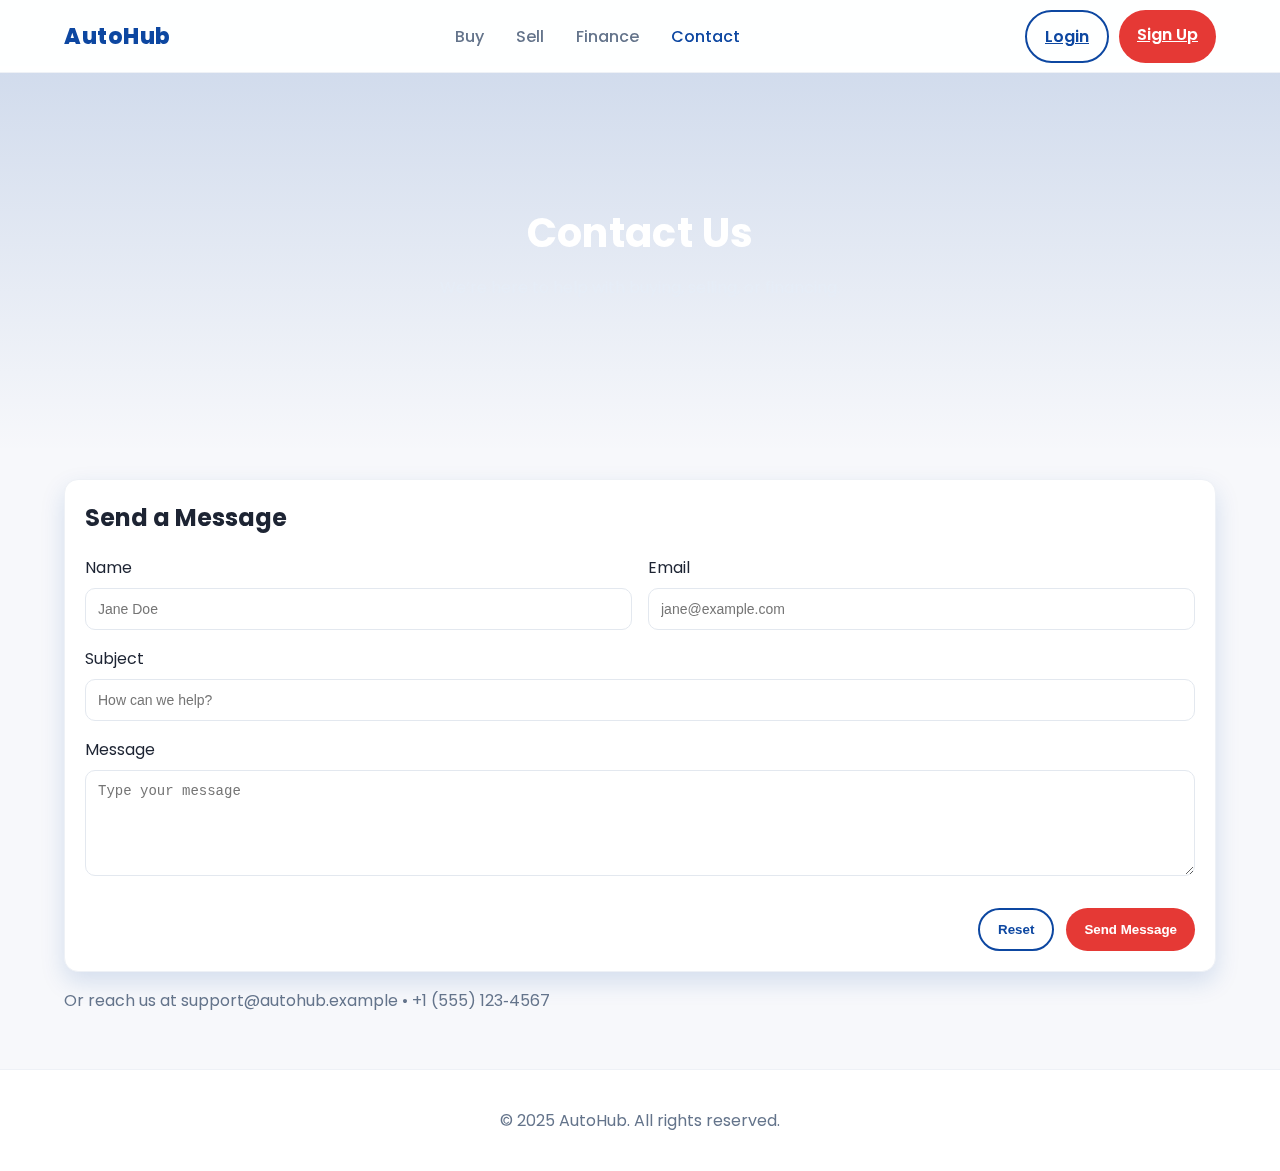
<file: contact.html>
<!DOCTYPE html>
<html lang="en">
  <head>
    <meta charset="UTF-8" />
    <meta name="viewport" content="width=device-width, initial-scale=1.0" />
    <title>Contact — AutoHub</title>
    <link rel="preconnect" href="https://fonts.googleapis.com"><link rel="preconnect" href="https://fonts.gstatic.com" crossorigin>
    <link href="https://fonts.googleapis.com/css2?family=Poppins:wght@300;400;500;600;700&display=swap" rel="stylesheet">
    <link rel="stylesheet" href="styles.css" />
    <script defer src="nav.js"></script>
  </head>
  <body>
    <header class="site-header">
      <div class="container nav">
        <button class="mobile-toggle" aria-label="Open menu" aria-expanded="false"><span class="bar"></span></button>
        <div class="logo">AutoHub</div>
        <nav class="nav-links">
          <a href="index.html">Buy</a>
          <a href="sell.html">Sell</a>
          <a href="finance.html">Finance</a>
          <a href="contact.html" class="active">Contact</a>
        </nav>
        <div class="actions">
          <a class="btn outline" href="login.html">Login</a>
          <a class="btn primary" href="signup.html">Sign Up</a>
        </div>
      </div>
    </header>

    <section class="hero page-hero">
      <div class="hero-bg"></div>
      <div class="container hero-content">
        <h1>Contact Us</h1>
        <p>We’re here to help with buying, selling, or financing.</p>
      </div>
    </section>

    <section class="page">
      <div class="container">
        <div class="form-card">
          <h2 style="margin-top:0">Send a Message</h2>
          <form class="form-grid">
            <div class="field"><label>Name</label><input type="text" placeholder="Jane Doe" /></div>
            <div class="field"><label>Email</label><input type="email" placeholder="jane@example.com" /></div>
            <div class="field" style="grid-column:1/-1"><label>Subject</label><input type="text" placeholder="How can we help?" /></div>
            <div class="field" style="grid-column:1/-1"><label>Message</label><textarea rows="5" placeholder="Type your message"></textarea></div>
            <div class="form-actions" style="grid-column:1/-1">
              <button class="btn outline" type="reset">Reset</button>
              <button class="btn primary" type="submit">Send Message</button>
            </div>
          </form>
        </div>
        <p style="margin-top:16px; color:#64748b">Or reach us at support@autohub.example • +1 (555) 123‑4567</p>
      </div>
    </section>

    <footer class="site-footer"><div class="container"><p>© 2025 AutoHub. All rights reserved.</p></div></footer>
  </body>
</html>
</file>
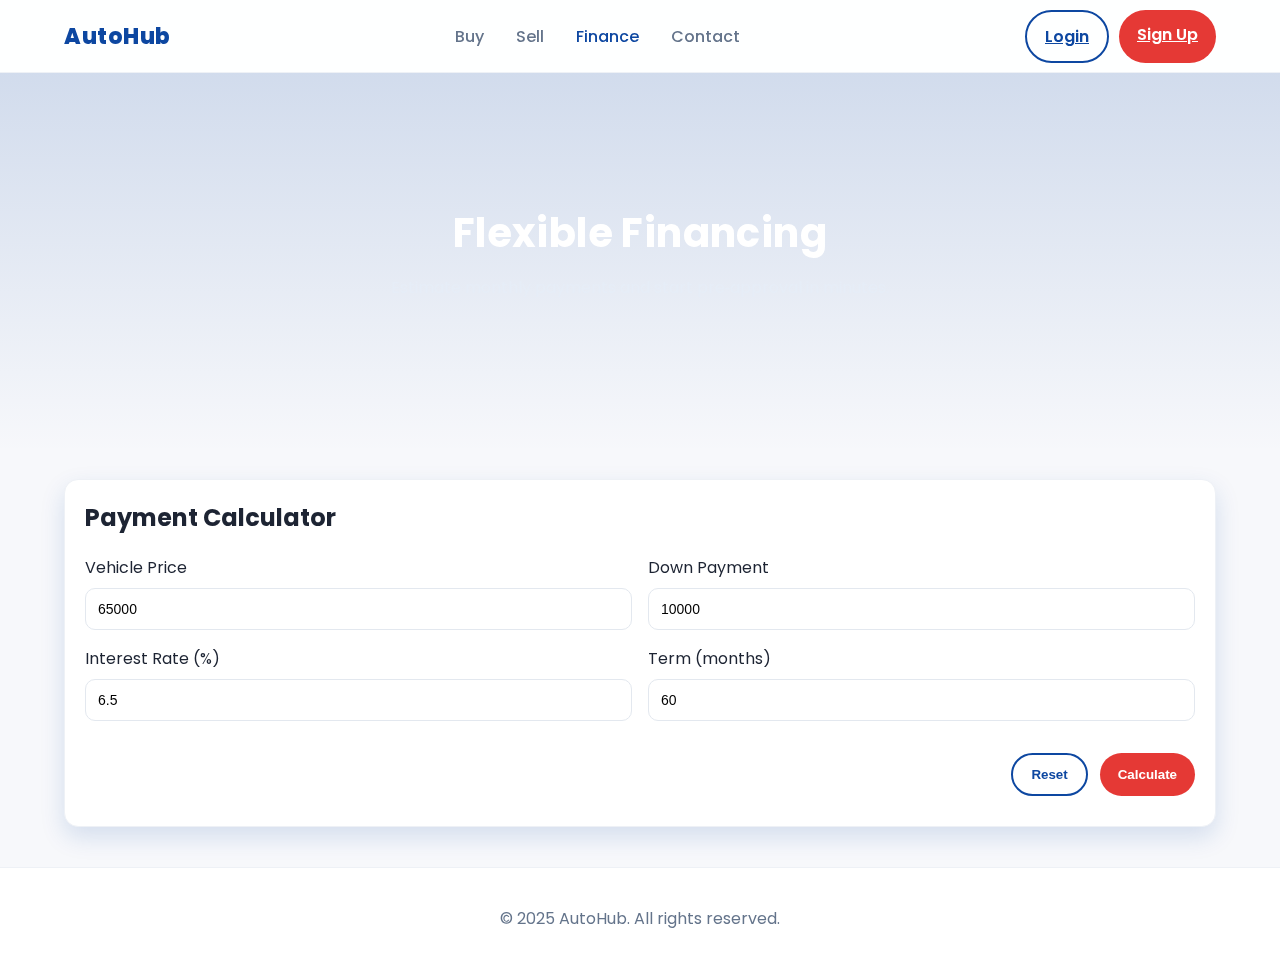
<file: finance.html>
<!DOCTYPE html>
<html lang="en">
  <head>
    <meta charset="UTF-8" />
    <meta name="viewport" content="width=device-width, initial-scale=1.0" />
    <title>Finance — AutoHub</title>
    <link rel="preconnect" href="https://fonts.googleapis.com"><link rel="preconnect" href="https://fonts.gstatic.com" crossorigin>
    <link href="https://fonts.googleapis.com/css2?family=Poppins:wght@300;400;500;600;700&display=swap" rel="stylesheet">
    <link rel="stylesheet" href="styles.css" />
    <script defer src="nav.js"></script>
  </head>
  <body>
    <header class="site-header">
      <div class="container nav">
        <button class="mobile-toggle" aria-label="Open menu" aria-expanded="false"><span class="bar"></span></button>
        <div class="logo">AutoHub</div>
        <nav class="nav-links">
          <a href="index.html">Buy</a>
          <a href="sell.html">Sell</a>
          <a href="finance.html" class="active">Finance</a>
          <a href="contact.html">Contact</a>
        </nav>
        <div class="actions">
          <a class="btn outline" href="login.html">Login</a>
          <a class="btn primary" href="signup.html">Sign Up</a>
        </div>
      </div>
    </header>

    <section class="hero page-hero">
      <div class="hero-bg"></div>
      <div class="container hero-content">
        <h1>Flexible Financing</h1>
        <p>Estimate monthly payments and start pre‑approval in minutes.</p>
      </div>
    </section>

    <section class="page">
      <div class="container">
        <div class="form-card">
          <h2 style="margin-top:0">Payment Calculator</h2>
          <form class="form-grid" id="calcForm">
            <div class="field"><label>Vehicle Price</label><input id="price" type="number" value="65000" /></div>
            <div class="field"><label>Down Payment</label><input id="down" type="number" value="10000" /></div>
            <div class="field"><label>Interest Rate (%)</label><input id="rate" type="number" value="6.5" step="0.01" /></div>
            <div class="field"><label>Term (months)</label><input id="term" type="number" value="60" /></div>
            <div class="form-actions" style="grid-column:1/-1">
              <button class="btn outline" type="reset">Reset</button>
              <button class="btn primary" type="submit">Calculate</button>
            </div>
          </form>
          <div id="result" style="margin-top:10px; font-weight:700;"></div>
        </div>
      </div>
    </section>

    <footer class="site-footer"><div class="container"><p>© 2025 AutoHub. All rights reserved.</p></div></footer>

    <script>
      const fmt = (n) => `$${Number(n).toLocaleString(undefined, {maximumFractionDigits: 2})}`;
      document.getElementById('calcForm').addEventListener('submit', (e) => {
        e.preventDefault();
        const price = Number(document.getElementById('price').value || 0);
        const down = Number(document.getElementById('down').value || 0);
        const rate = Number(document.getElementById('rate').value || 0) / 100 / 12; // monthly
        const term = Number(document.getElementById('term').value || 0);
        const principal = Math.max(0, price - down);
        let monthly = 0;
        if (rate === 0) {
          monthly = principal / term;
        } else {
          monthly = principal * (rate / (1 - Math.pow(1 + rate, -term)));
        }
        const total = monthly * term;
        document.getElementById('result').textContent = `Monthly: ${fmt(monthly)} • Total: ${fmt(total)}`;
      });
    </script>
  </body>
</html>
</file>
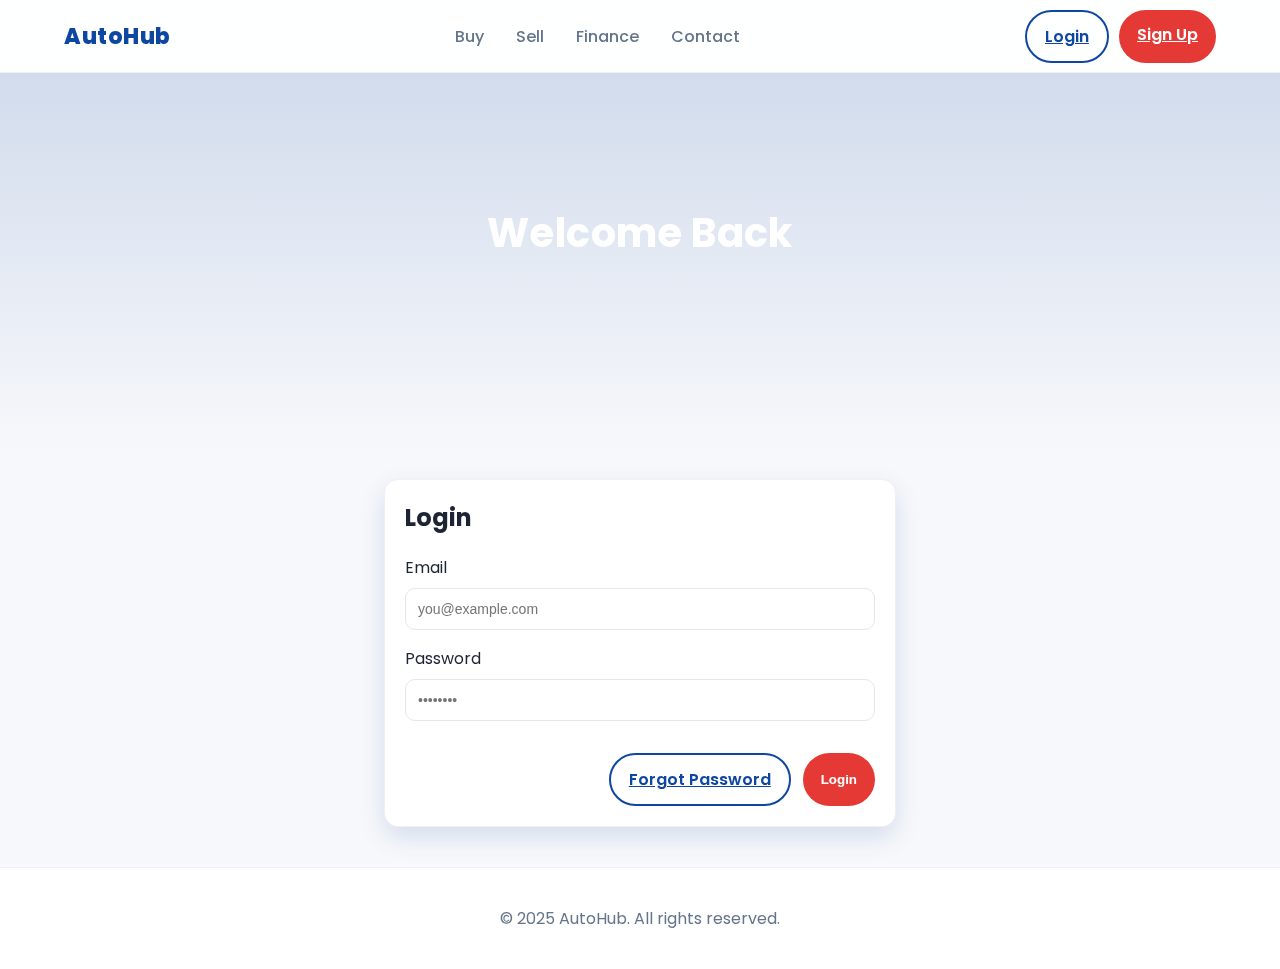
<file: login.html>
<!DOCTYPE html>
<html lang="en">
  <head>
    <meta charset="UTF-8" />
    <meta name="viewport" content="width=device-width, initial-scale=1.0" />
    <title>Login — AutoHub</title>
    <link rel="preconnect" href="https://fonts.googleapis.com"><link rel="preconnect" href="https://fonts.gstatic.com" crossorigin>
    <link href="https://fonts.googleapis.com/css2?family=Poppins:wght@300;400;500;600;700&display=swap" rel="stylesheet">
    <link rel="stylesheet" href="styles.css" />
    <script defer src="nav.js"></script>
  </head>
  <body>
    <header class="site-header">
      <div class="container nav">
        <button class="mobile-toggle" aria-label="Open menu" aria-expanded="false"><span class="bar"></span></button>
        <div class="logo">AutoHub</div>
        <nav class="nav-links">
          <a href="index.html">Buy</a>
          <a href="sell.html">Sell</a>
          <a href="finance.html">Finance</a>
          <a href="contact.html">Contact</a>
        </nav>
        <div class="actions">
          <a class="btn outline" href="login.html" class="active">Login</a>
          <a class="btn primary" href="signup.html">Sign Up</a>
        </div>
      </div>
    </header>

    <section class="hero page-hero">
      <div class="hero-bg"></div>
      <div class="container hero-content">
        <h1>Welcome Back</h1>
        <p>Log in to manage your listings and saved vehicles.</p>
      </div>
    </section>

    <section class="page">
      <div class="container" style="max-width:560px">
        <div class="form-card">
          <h2 style="margin-top:0">Login</h2>
          <form class="form-grid" style="grid-template-columns:1fr">
            <div class="field"><label>Email</label><input type="email" placeholder="you@example.com" /></div>
            <div class="field"><label>Password</label><input type="password" placeholder="••••••••" /></div>
            <div class="form-actions">
              <a href="#" class="btn outline">Forgot Password</a>
              <button class="btn primary" type="submit">Login</button>
            </div>
          </form>
        </div>
      </div>
    </section>

    <footer class="site-footer"><div class="container"><p>© 2025 AutoHub. All rights reserved.</p></div></footer>
  </body>
</html>
</file>
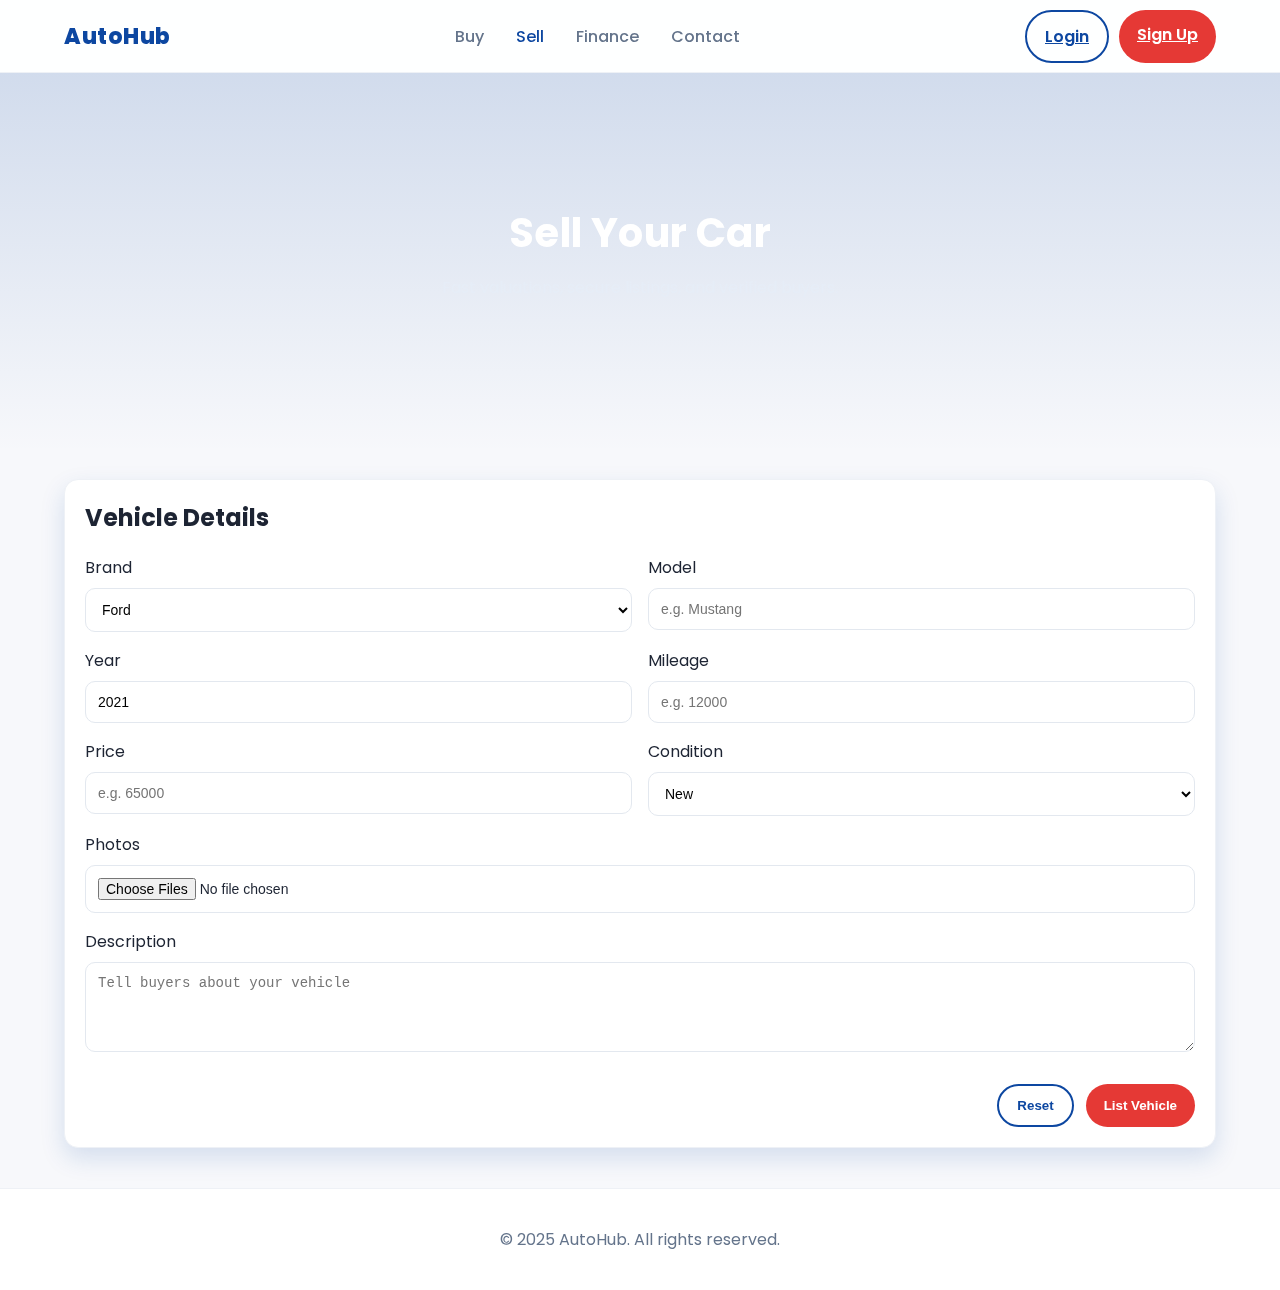
<file: sell.html>
<!DOCTYPE html>
<html lang="en">
  <head>
    <meta charset="UTF-8" />
    <meta name="viewport" content="width=device-width, initial-scale=1.0" />
    <title>Sell Your Car — AutoHub</title>
    <link rel="preconnect" href="https://fonts.googleapis.com"><link rel="preconnect" href="https://fonts.gstatic.com" crossorigin>
    <link href="https://fonts.googleapis.com/css2?family=Poppins:wght@300;400;500;600;700&display=swap" rel="stylesheet">
    <link rel="stylesheet" href="styles.css" />
    <script defer src="nav.js"></script>
  </head>
  <body>
    <header class="site-header">
      <div class="container nav">
        <button class="mobile-toggle" aria-label="Open menu" aria-expanded="false"><span class="bar"></span></button>
        <div class="logo">AutoHub</div>
        <nav class="nav-links">
          <a href="index.html">Buy</a>
          <a href="sell.html" class="active">Sell</a>
          <a href="finance.html">Finance</a>
          <a href="contact.html">Contact</a>
        </nav>
        <div class="actions">
          <a class="btn outline" href="login.html">Login</a>
          <a class="btn primary" href="signup.html">Sign Up</a>
        </div>
      </div>
    </header>

    <section class="hero page-hero">
      <div class="hero-bg"></div>
      <div class="container hero-content">
        <h1>Sell Your Car</h1>
        <p>Fast valuations, secure listings, and verified buyers.</p>
      </div>
    </section>

    <section class="page">
      <div class="container">
        <div class="form-card">
          <h2 style="margin-top:0">Vehicle Details</h2>
          <form class="form-grid">
            <div class="field">
              <label>Brand</label>
              <select>
                <option>Ford</option><option>BMW</option><option>Mercedes</option><option>Audi</option><option>Tesla</option><option>Ferrari</option>
              </select>
            </div>
            <div class="field"><label>Model</label><input type="text" placeholder="e.g. Mustang" /></div>
            <div class="field"><label>Year</label><input type="number" min="1980" max="2025" value="2021" /></div>
            <div class="field"><label>Mileage</label><input type="number" placeholder="e.g. 12000" /></div>
            <div class="field"><label>Price</label><input type="number" placeholder="e.g. 65000" /></div>
            <div class="field"><label>Condition</label><select><option>New</option><option>Used</option><option>Certified</option></select></div>
            <div class="field" style="grid-column:1/-1"><label>Photos</label><input type="file" multiple accept="image/*" /></div>
            <div class="field" style="grid-column:1/-1"><label>Description</label><textarea rows="4" placeholder="Tell buyers about your vehicle"></textarea></div>
            <div class="form-actions" style="grid-column:1/-1">
              <button class="btn outline" type="reset">Reset</button>
              <button class="btn primary" type="submit">List Vehicle</button>
            </div>
          </form>
        </div>
      </div>
    </section>

    <footer class="site-footer"><div class="container"><p>© 2025 AutoHub. All rights reserved.</p></div></footer>
  </body>
</html>
</file>
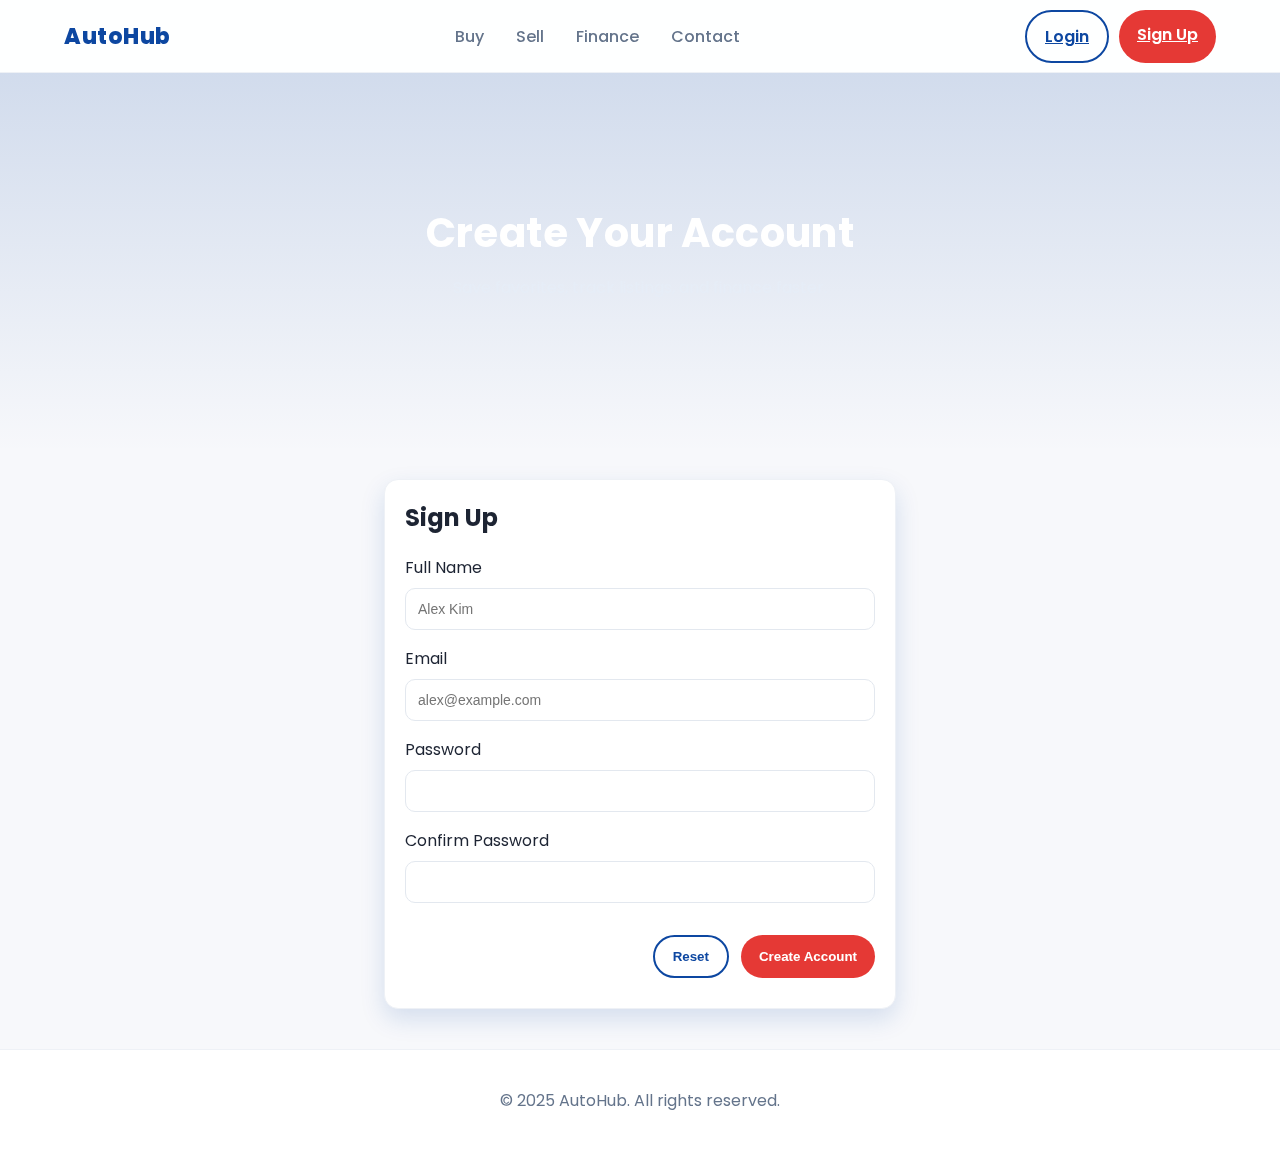
<file: signup.html>
<!DOCTYPE html>
<html lang="en">
  <head>
    <meta charset="UTF-8" />
    <meta name="viewport" content="width=device-width, initial-scale=1.0" />
    <title>Sign Up — AutoHub</title>
    <link rel="preconnect" href="https://fonts.googleapis.com"><link rel="preconnect" href="https://fonts.gstatic.com" crossorigin>
    <link href="https://fonts.googleapis.com/css2?family=Poppins:wght@300;400;500;600;700&display=swap" rel="stylesheet">
    <link rel="stylesheet" href="styles.css" />
    <script defer src="nav.js"></script>
  </head>
  <body>
    <header class="site-header">
      <div class="container nav">
        <button class="mobile-toggle" aria-label="Open menu" aria-expanded="false"><span class="bar"></span></button>
        <div class="logo">AutoHub</div>
        <nav class="nav-links">
          <a href="index.html">Buy</a>
          <a href="sell.html">Sell</a>
          <a href="finance.html">Finance</a>
          <a href="contact.html">Contact</a>
        </nav>
        <div class="actions">
          <a class="btn outline" href="login.html">Login</a>
          <a class="btn primary" href="signup.html" class="active">Sign Up</a>
        </div>
      </div>
    </header>

    <section class="hero page-hero">
      <div class="hero-bg"></div>
      <div class="container hero-content">
        <h1>Create Your Account</h1>
        <p>Save favorites, track listings, and finance faster.</p>
      </div>
    </section>

    <section class="page">
      <div class="container" style="max-width:560px">
        <div class="form-card">
          <h2 style="margin-top:0">Sign Up</h2>
          <form class="form-grid" id="signupForm" style="grid-template-columns:1fr">
            <div class="field"><label>Full Name</label><input type="text" placeholder="Alex Kim" required /></div>
            <div class="field"><label>Email</label><input type="email" placeholder="alex@example.com" required /></div>
            <div class="field"><label>Password</label><input id="pw" type="password" minlength="8" required /></div>
            <div class="field"><label>Confirm Password</label><input id="pw2" type="password" minlength="8" required /></div>
            <div class="form-actions">
              <button class="btn outline" type="reset">Reset</button>
              <button class="btn primary" type="submit">Create Account</button>
            </div>
          </form>
          <div id="signupMsg" style="margin-top:10px; font-weight:700;"></div>
        </div>
      </div>
    </section>

    <footer class="site-footer"><div class="container"><p>© 2025 AutoHub. All rights reserved.</p></div></footer>

    <script>
      document.getElementById('signupForm').addEventListener('submit', (e) => {
        e.preventDefault();
        const a = document.getElementById('pw').value;
        const b = document.getElementById('pw2').value;
        const msg = document.getElementById('signupMsg');
        if (a !== b) {
          msg.style.color = '#e53935';
          msg.textContent = 'Passwords do not match.';
          return;
        }
        msg.style.color = '#0d47a1';
        msg.textContent = 'Account created (demo).';
      });
    </script>
  </body>
</html>
</file>
<file: styles.css>
:root {
  --bg: #f7f8fb;
  --surface: #ffffff;
  --text: #1d2433;
  --muted: #64748b;
  --primary: #e53935; /* accent red */
  --primary-dark: #c62828;
  --brand: #0d47a1; /* deep blue */
  --shadow: 0 10px 25px rgba(13, 71, 161, 0.15);
  --radius: 14px;
}

* { box-sizing: border-box; }
html, body { height: 100%; }
body {
  margin: 0;
  font-family: 'Poppins', system-ui, -apple-system, Segoe UI, Roboto, sans-serif;
  color: var(--text);
  background: var(--bg);
}

.container {
  max-width: 1200px;
  margin: 0 auto;
  padding: 0 24px;
}

.btn {
  border: none;
  background: var(--primary);
  color: #fff;
  padding: 12px 18px;
  border-radius: 999px;
  font-weight: 600;
  cursor: pointer;
  transition: transform .08s ease, box-shadow .2s ease, background .2s ease;
}
.btn:hover { transform: translateY(-1px); box-shadow: var(--shadow); }
.btn.primary { background: var(--primary); }
.btn.ghost { background: transparent; border: 2px solid #fff; color: #fff; }
.btn.outline { background: transparent; border: 2px solid var(--brand); color: var(--brand); }
.btn.small { padding: 8px 12px; font-size: 14px; }

/* Header */
.site-header { position: sticky; top: 0; z-index: 20; background: rgba(255,255,255,0.9); backdrop-filter: saturate(150%) blur(6px); border-bottom: 1px solid #eef1f6; }
.nav { display: flex; align-items: center; justify-content: space-between; height: 72px; }
.logo { font-weight: 800; font-size: 22px; letter-spacing: .5px; color: var(--brand); }
.nav-links a { margin: 0 14px; color: var(--muted); text-decoration: none; font-weight: 500; }
.nav-links a.active, .nav-links a:hover { color: var(--brand); }
.actions { display: flex; gap: 10px; }

/* Mobile hamburger */
.mobile-toggle { display: none; align-items: center; justify-content: center; width: 40px; height: 40px; border-radius: 10px; border: 1px solid #e3e8ef; background: #fff; cursor: pointer; }
.mobile-toggle .bar { width: 20px; height: 2px; background: var(--text); position: relative; }
.mobile-toggle .bar::before, .mobile-toggle .bar::after { content:""; position: absolute; left: 0; width: 20px; height: 2px; background: var(--text); }
.mobile-toggle .bar::before { top: -6px; }
.mobile-toggle .bar::after { top: 6px; }

/* Hero */
.hero { position: relative; min-height: 380px; display: grid; place-items: center; background: linear-gradient(180deg, rgba(13,71,161,.16), rgba(13,71,161,0)); }
.hero-bg { position: absolute; inset: 0; background-image: url('https://images.unsplash.com/photo-1503376780353-7e6692767b70?auto=format&fit=crop&w=1600&q=60'); background-size: cover; background-position: center; filter: brightness(0.6); }
.hero-content { position: relative; text-align: center; color: #fff; padding: 60px 0; }
.hero h1 { margin: 0 0 12px; font-size: 40px; letter-spacing: .4px; }
.hero p { margin: 0 0 24px; color: #e6edf7; }
.hero-ctas { display: inline-flex; gap: 12px; }

/* Search panel */
.search-panel { margin-top: -40px; }
.search-form { display: grid; grid-template-columns: repeat(4, 1fr); gap: 18px; padding: 20px; border-radius: var(--radius); background: var(--surface); box-shadow: var(--shadow); align-items: end; }
.search-form .field { display: flex; flex-direction: column; gap: 8px; }
.search-form label { font-weight: 600; color: var(--muted); }
.search-form input[type="text"], .search-form select, .search-form input[type="range"] { width: 100%; padding: 12px 12px; border: 1px solid #e3e8ef; border-radius: 12px; background: #fff; font-size: 14px; }
.actions-inline { display: flex; align-items: center; justify-content: flex-end; }

/* Brands */
.brands { padding: 28px 0; }
.brands h2 { margin: 0 0 12px; }
.brand-list { display: flex; flex-wrap: wrap; gap: 12px; }
.brand-chip { border: 1.5px solid #e3e8ef; background: #fff; color: var(--text); padding: 10px 16px; border-radius: 999px; cursor: pointer; font-weight: 600; transition: all .15s ease; }
.brand-chip:hover { border-color: var(--brand); color: var(--brand); }
.brand-chip.active { background: var(--brand); color: #fff; border-color: var(--brand); }

/* Inventory */
.inventory { padding: 18px 0 40px; }
.inventory-header { display: flex; align-items: center; justify-content: space-between; margin-bottom: 14px; }
.grid { display: grid; grid-template-columns: repeat(3, 1fr); gap: 20px; }
.card { background: var(--surface); border-radius: 16px; overflow: hidden; box-shadow: 0 8px 20px rgba(0,0,0,0.06); border: 1px solid #eef1f6; }
.image-wrap { position: relative; height: 200px; background: #c7d2fe; }
.image-wrap img { width: 100%; height: 100%; object-fit: cover; display: block; }
.badge { position: absolute; top: 12px; left: 12px; background: rgba(13,71,161,.9); color: #fff; padding: 6px 10px; border-radius: 999px; font-weight: 700; font-size: 12px; }
.card-body { padding: 16px; }
.card-body h3 { margin: 0 0 8px; font-size: 18px; }
.price { color: var(--primary); font-weight: 700; margin-bottom: 8px; }
.specs { display: flex; gap: 12px; list-style: none; padding: 0; margin: 0 0 14px; color: var(--muted); }
.card-actions { display: flex; gap: 10px; }

/* Footer */
.site-footer { background: #fff; border-top: 1px solid #eef1f6; padding: 22px 0; color: var(--muted); text-align: center; }

/* Generic page & forms */
.page-hero { background: linear-gradient(180deg, rgba(13,71,161,.16), rgba(13,71,161,0)); position: relative; }
.page-hero .hero-bg { filter: brightness(.55); min-height: 220px; }
.page-hero .hero-content { padding: 34px 0; }
.page { padding: 26px 0 40px; }
.form-card { background: var(--surface); border: 1px solid #eef1f6; border-radius: var(--radius); box-shadow: var(--shadow); padding: 20px; }
.form-grid { display: grid; grid-template-columns: repeat(2, 1fr); gap: 16px; }
.form-grid .field { display: flex; flex-direction: column; gap: 8px; }
.form-grid input, .form-grid select, .form-grid textarea { width: 100%; padding: 12px; border: 1px solid #e3e8ef; border-radius: 10px; background: #fff; font-size: 14px; }
.form-actions { display: flex; justify-content: flex-end; margin-top: 16px; gap: 12px; }

/* Responsive */
@media (max-width: 1024px) {
  .grid { grid-template-columns: repeat(2, 1fr); }
  .search-form { grid-template-columns: 1fr 1fr; }
  .form-grid { grid-template-columns: 1fr; }
}

@media (max-width: 640px) {
  .nav { height: auto; padding: 12px 0; gap: 10px; position: relative; }
  .mobile-toggle { display: inline-flex; }
  .nav-links { display: none; }
  .actions { display: none; }
  .nav.open::after { content:""; position: fixed; inset: 72px 0 0 0; background: rgba(0,0,0,0.25); }
  .nav.open .nav-links { display: flex; position: fixed; top: 72px; left: 0; right: 0; background: #fff; border-top: 1px solid #eef1f6; box-shadow: 0 12px 24px rgba(0,0,0,.08); padding: 16px; flex-direction: column; gap: 10px; z-index: 30; }
  .nav.open .nav-links a { padding: 8px 10px; border-radius: 8px; }
  .nav.open .nav-links a:hover { background: #f7f8fb; }
  .nav.open .actions { display: flex; position: fixed; top: auto; bottom: 16px; left: 0; right: 0; justify-content: center; gap: 12px; z-index: 31; }
  .hero h1 { font-size: 30px; }
  .hero-content { padding: 40px 0; }
  .search-form { grid-template-columns: 1fr; }
  .grid { grid-template-columns: 1fr; }
}
</file>
